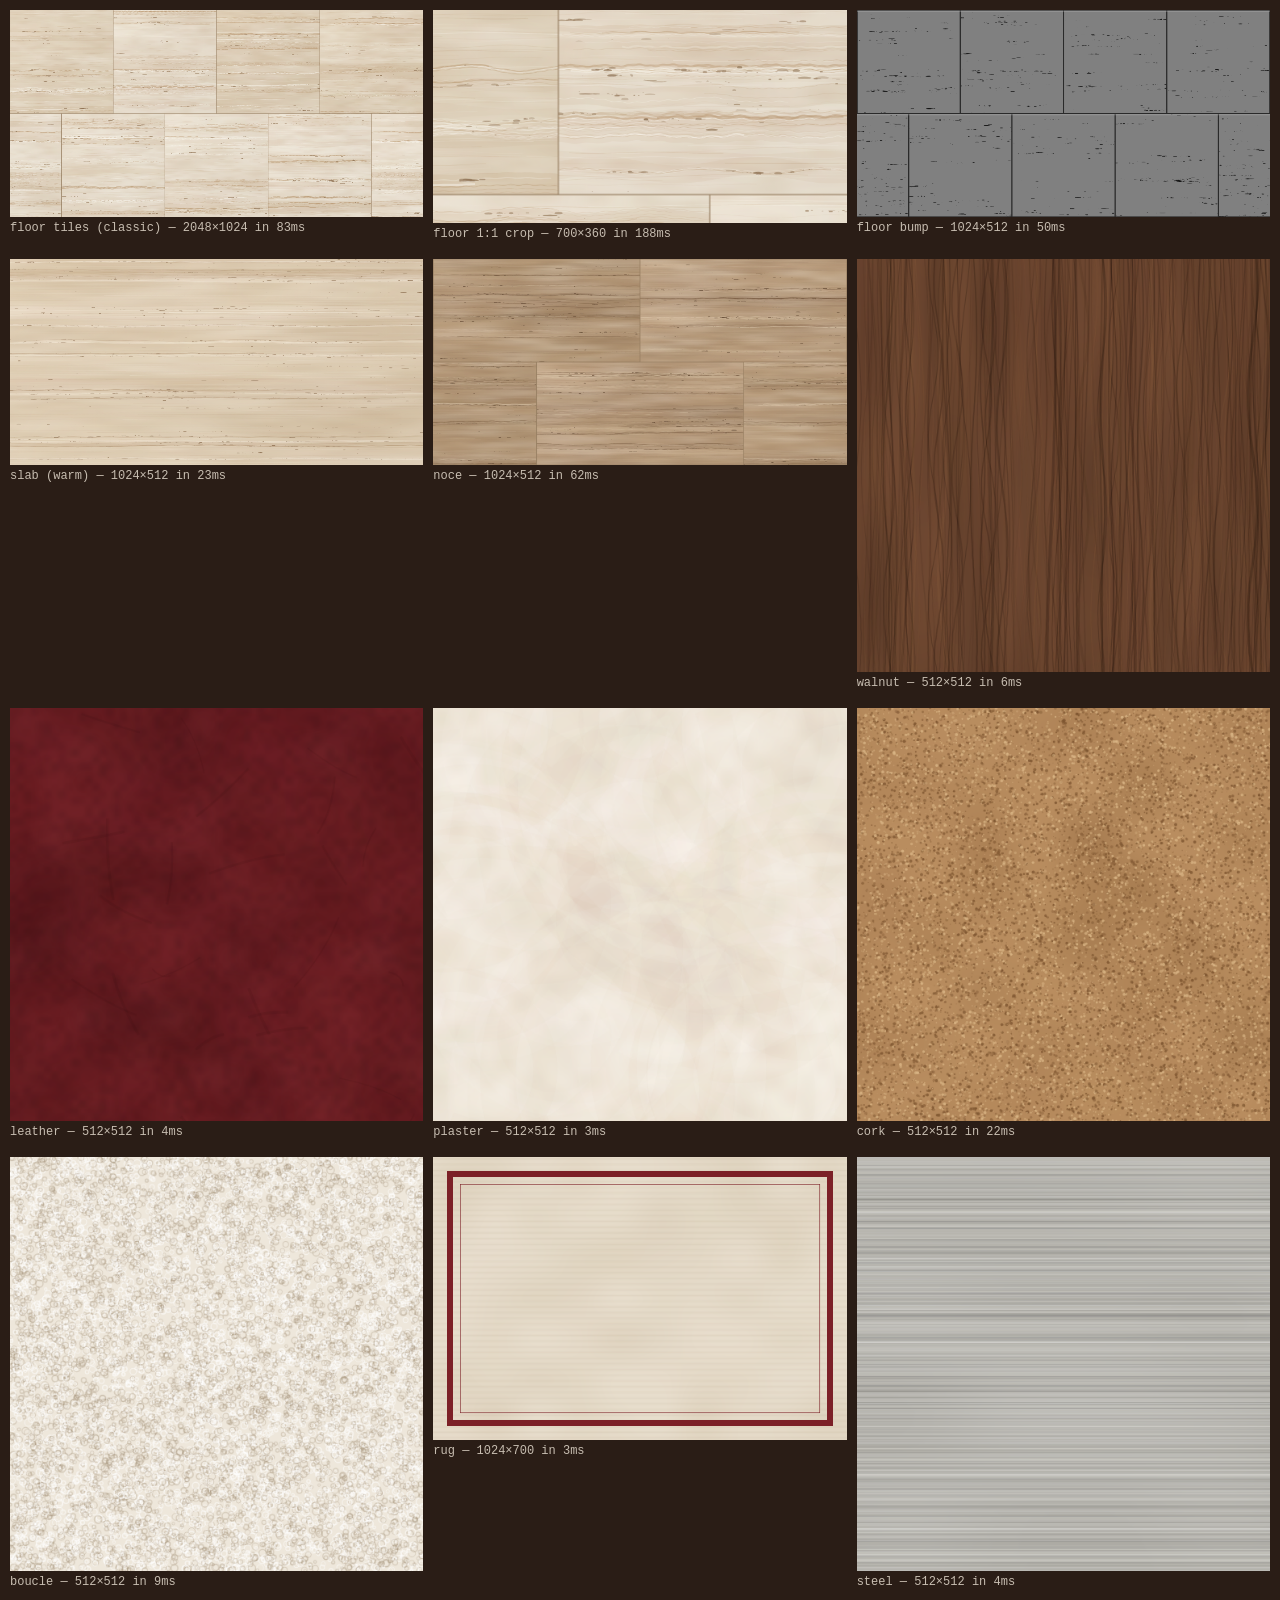
<file: tools/stone-lab.html>
<!doctype html>
<html lang="en">
<head>
<meta charset="utf-8">
<meta name="viewport" content="width=device-width, initial-scale=1">
<meta name="robots" content="noindex">
<title>Material lab</title>
<style>
  body { margin: 0; background: #2a1d16; color: #efe6d8; font: 12px ui-monospace, Menlo, monospace; }
  main { display: grid; grid-template-columns: repeat(auto-fill, minmax(360px, 1fr)); gap: 10px; padding: 10px; }
  figure { margin: 0; }
  canvas { width: 100%; height: auto; display: block; }
  figcaption { padding: 4px 0 8px; opacity: 0.8; }
</style>
</head>
<body>
<main id="m"></main>
<script type="module">
  import * as S from '../assets/js/scene/stone.js';
  const m = document.getElementById('m');
  const show = (name, c) => {
    const f = document.createElement('figure');
    const t0 = performance.now();
    const canvas = typeof c === 'function' ? c() : c;
    f.append(canvas);
    const cap = document.createElement('figcaption');
    cap.textContent = `${name} — ${canvas.width}×${canvas.height} in ${(performance.now() - t0).toFixed(0)}ms`;
    f.append(cap); m.append(f);
  };
  show('floor tiles (classic)', () => S.travertineTiles({ width: 2048, height: 1024, cols: 4, rows: 2 }).map);
  show('floor 1:1 crop', () => { const src = S.travertineTiles({ width: 2048, height: 1024, cols: 4, rows: 2 }).map; const c = S.makeCanvas(700, 360); c.getContext('2d').drawImage(src, 300, 200, 700, 360, 0, 0, 700, 360); return c; });
  show('floor bump', () => S.travertineTiles({ width: 1024, height: 512, cols: 4, rows: 2 }).bump);
  show('slab (warm)', () => S.travertineTiles({ width: 1024, height: 512, cols: 1, rows: 1, grout: 0, palette: S.TRAVERTINE.warm, seed: 9 }).map);
  show('noce', () => S.travertineTiles({ width: 1024, height: 512, cols: 2, rows: 2, palette: S.TRAVERTINE.noce, seed: 4 }).map);
  show('walnut', () => S.woodGrain({ width: 512, height: 512 }).map);
  show('leather', () => S.leather({ width: 512, height: 512 }).map);
  show('plaster', () => S.plaster({ width: 512, height: 512 }).map);
  show('cork', () => S.speckle({ width: 512, height: 512 }).map);
  show('boucle', () => S.boucle({ width: 512, height: 512 }).map);
  show('rug', () => S.rug({ width: 1024, height: 700 }).map);
  show('steel', () => S.brushedMetal({}).map);
</script>
</body>
</html>
</file>
